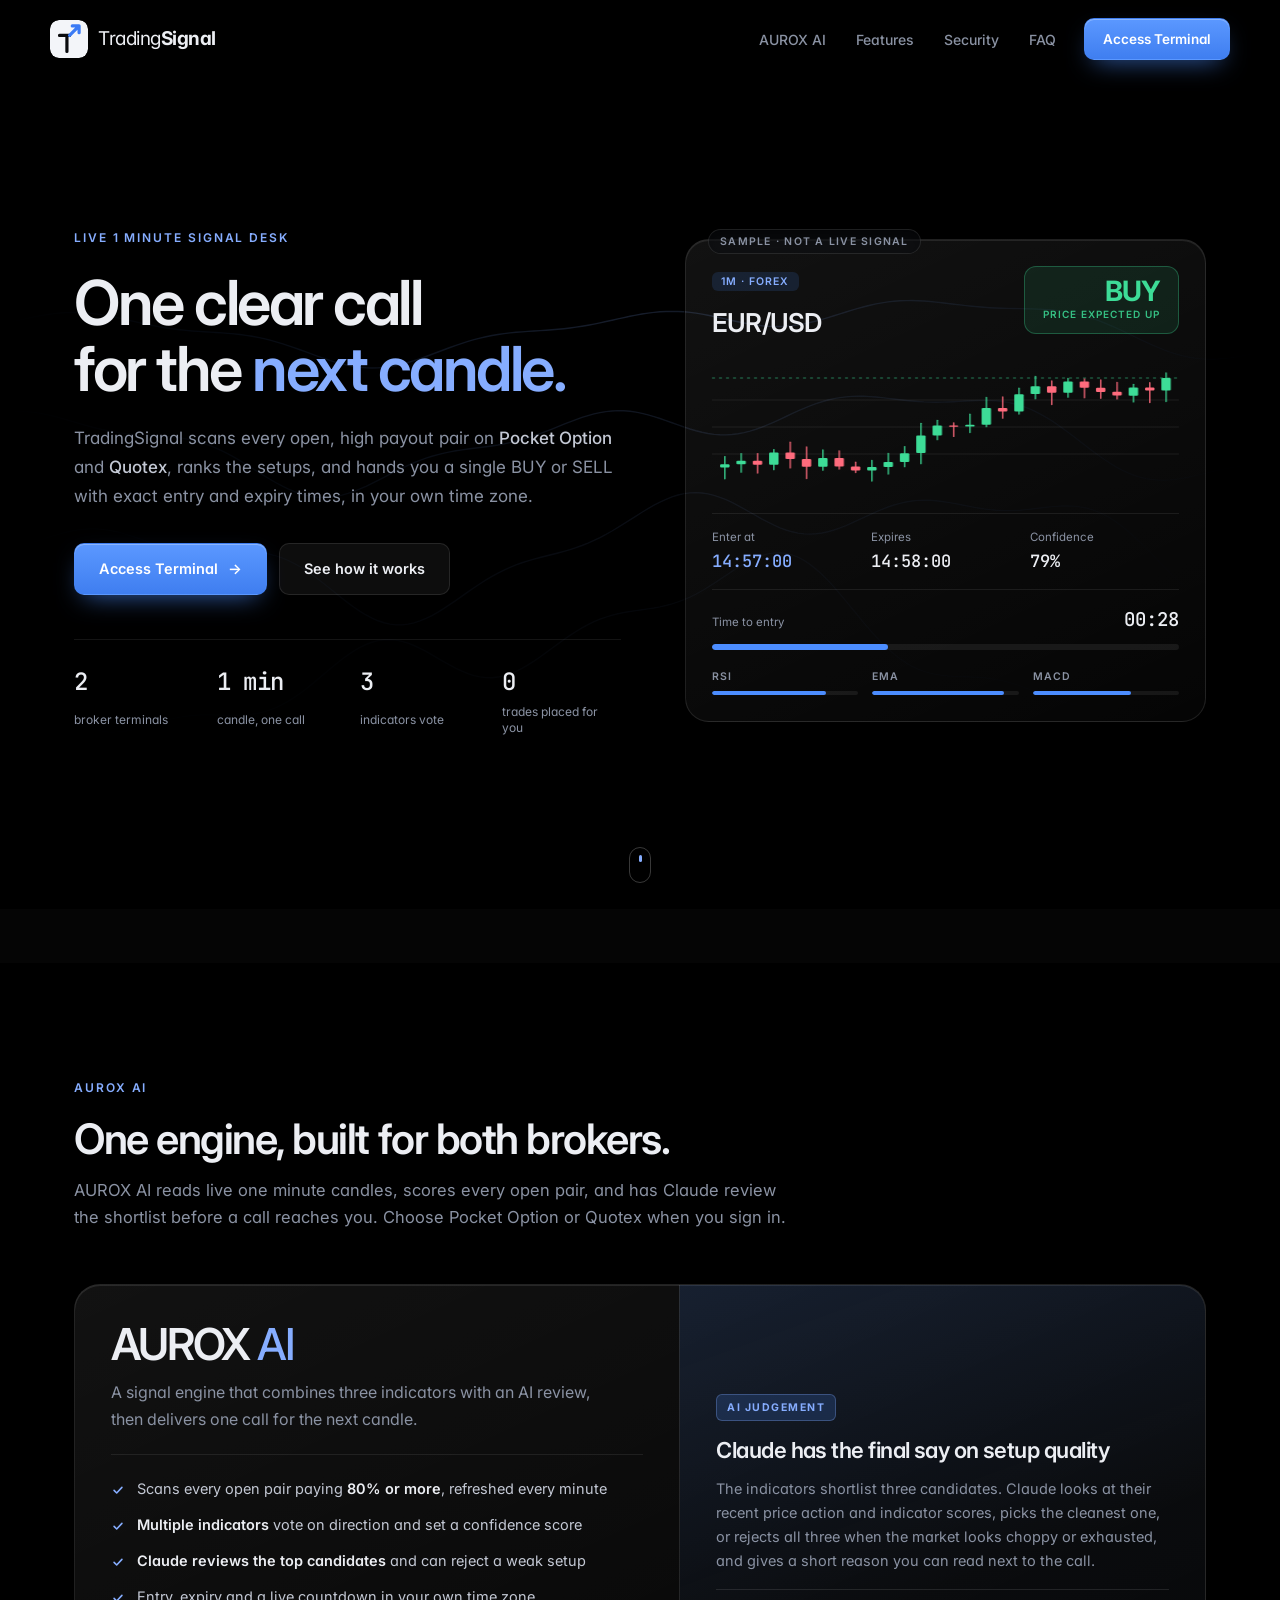
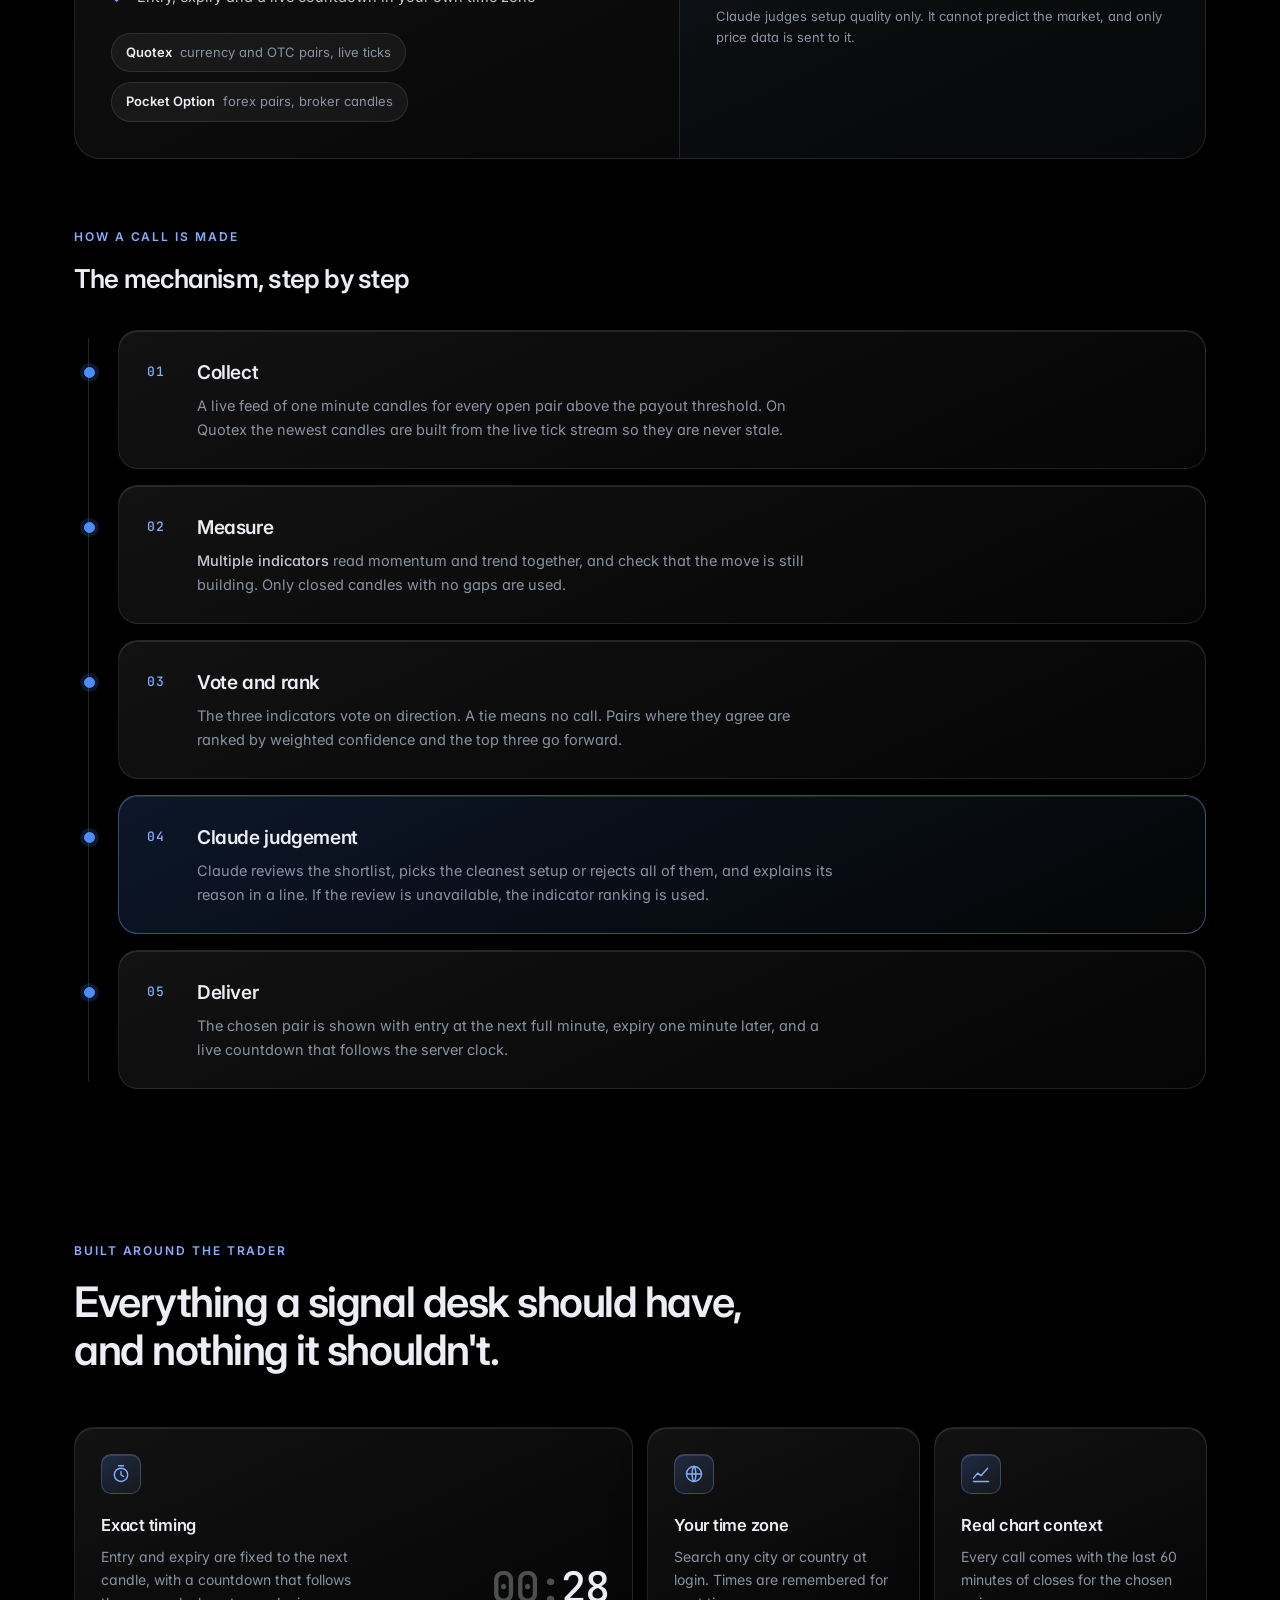
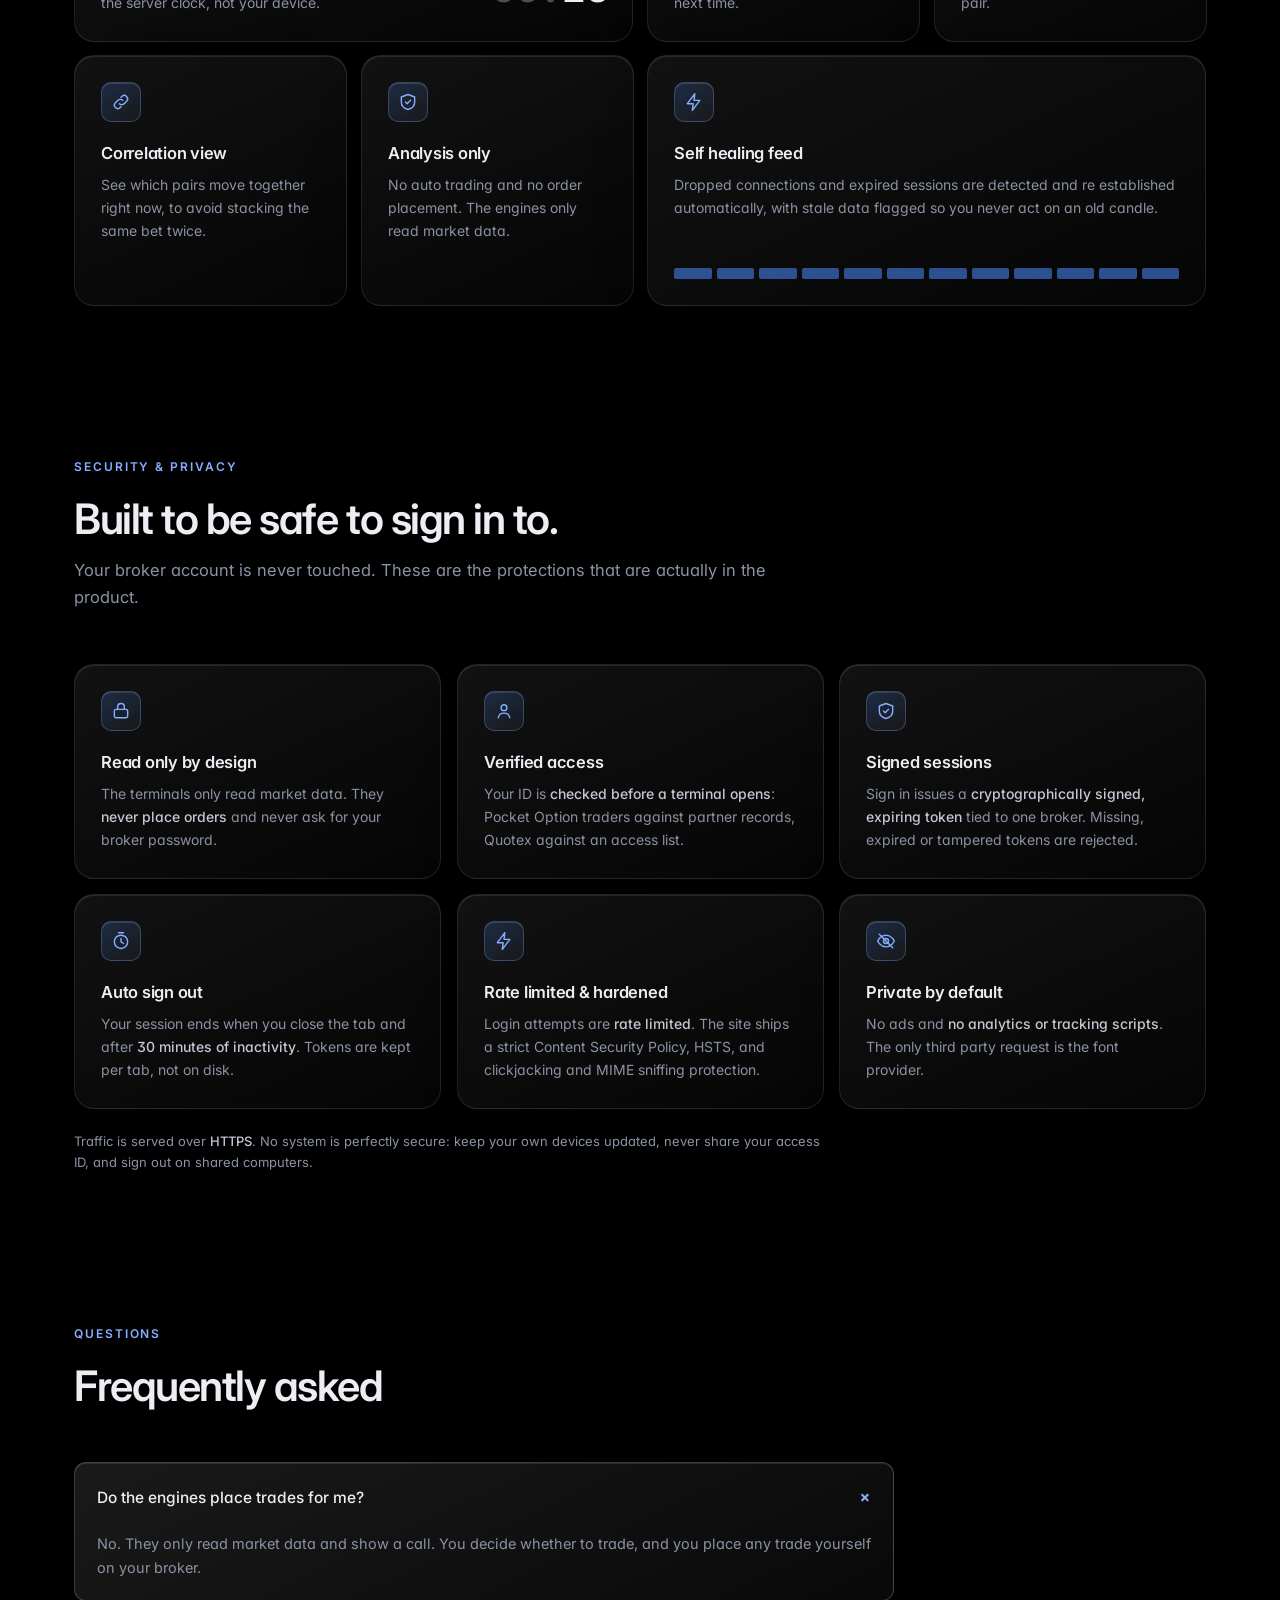
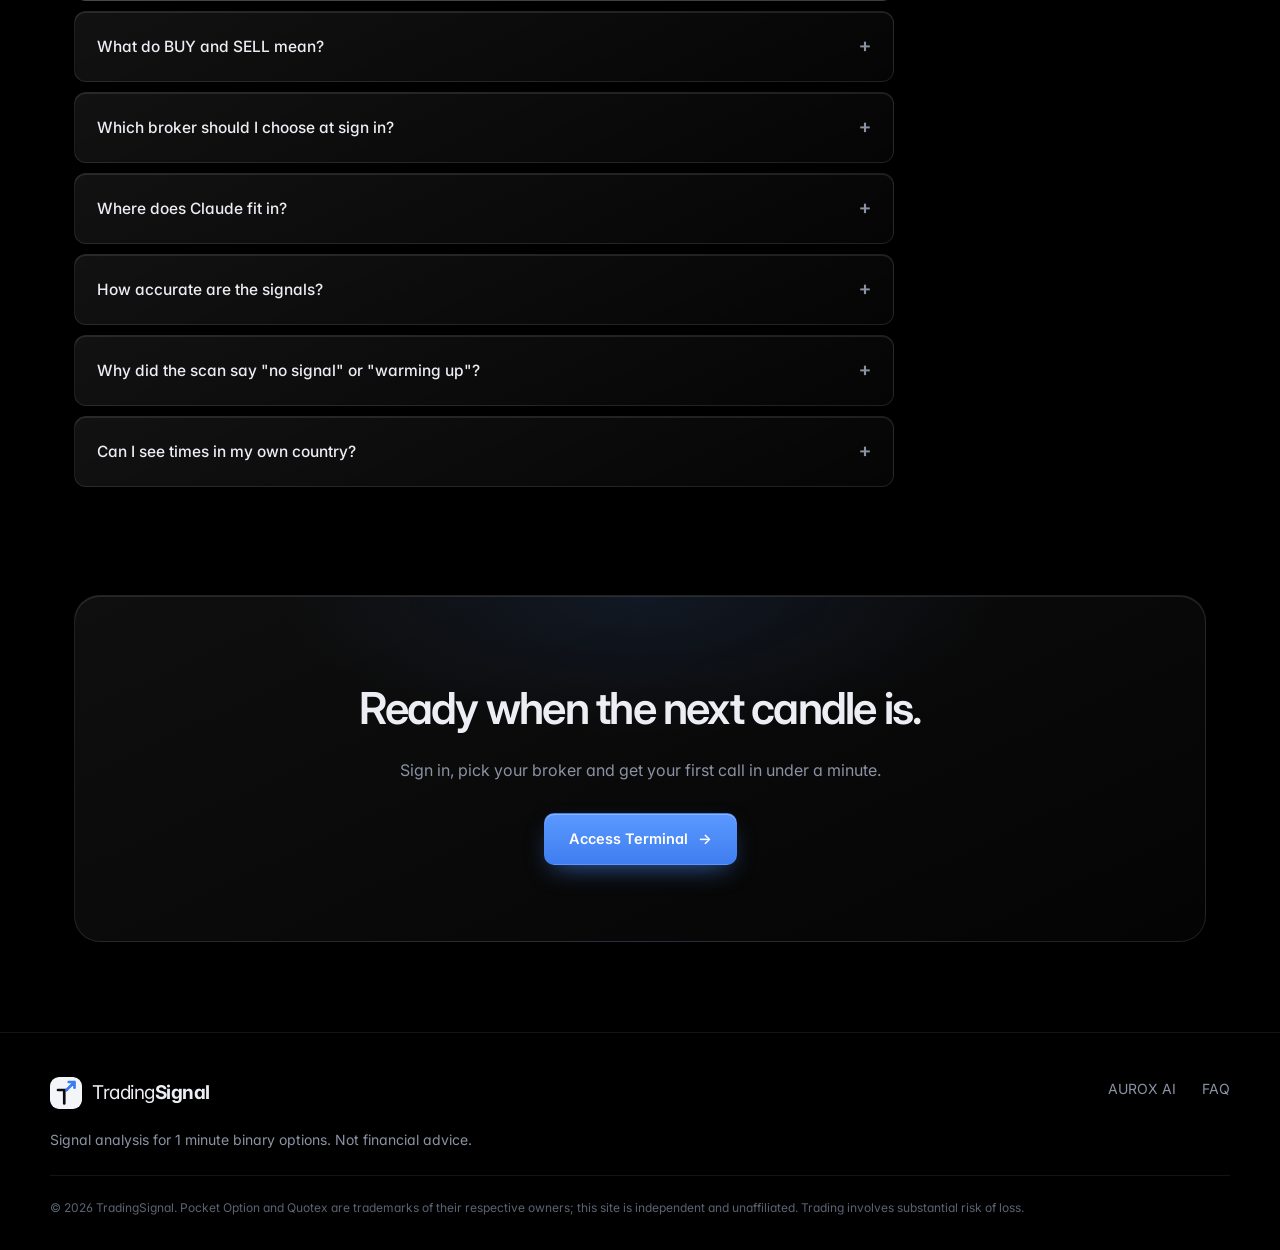
<file: frontend/landing/index.html>
<!DOCTYPE html>
<html lang="en">
<head>
    <meta charset="UTF-8">
    <meta name="viewport" content="width=device-width, initial-scale=1, viewport-fit=cover">
    <title>TradingSignal: One minute signals for Quotex and Pocket Option</title>
    <meta name="description" content="TradingSignal scans open pairs on Pocket Option and Quotex and gives one clear next candle call, powered by AUROX AI, with a terminal for each broker.">
    <meta name="theme-color" content="#000000">
    <link rel="icon" type="image/svg+xml" href="mark.svg">
    <link rel="preconnect" href="https://fonts.googleapis.com">
    <link rel="preconnect" href="https://fonts.gstatic.com" crossorigin>
    <link href="https://fonts.googleapis.com/css2?family=Inter:wght@400;500;600;700&family=JetBrains+Mono:wght@400;500&display=swap" rel="stylesheet">
    <link rel="stylesheet" href="styles.css?v=9">
    <link rel="stylesheet" href="glass.css?v=10">
</head>
<body>
<div class="progress" id="progress" aria-hidden="true"></div>
<div class="bg" aria-hidden="true">
    <div class="bg-grid" id="bgGrid"></div>
    <div class="glow glow-1" data-speed="0.18"></div>
    <div class="glow glow-2" data-speed="-0.12"></div>
    <div class="glow glow-3" data-speed="0.08"></div>
</div>

<header class="nav" id="nav">
    <a class="logo" href="#top" aria-label="TradingSignal home">
        <img src="mark.svg" alt="" width="38" height="38">
        <span>Trading<b>Signal</b></span>
    </a>
    <nav class="nav-links" aria-label="Primary">
        <a href="#engines">AUROX AI</a>
        <a href="#features">Features</a>
        <a href="#security">Security</a>
        <a href="#faq">FAQ</a>
    </nav>
    <a class="btn btn-blue nav-cta" href="login/">Access Terminal</a>
</header>

<main id="top">
<!-- ───────────── Hero ───────────── -->
<section class="hero">
    <canvas class="hero-canvas" id="heroCanvas" aria-hidden="true"></canvas>
    <div class="hero-copy">
        <p class="eyebrow reveal">LIVE 1 MINUTE SIGNAL DESK</p>
        <h1 class="reveal" style="--d:.08s">One clear call<br>for the <span class="grad">next candle.</span></h1>
        <p class="lead reveal" style="--d:.16s">TradingSignal scans every open, high payout pair on <b>Pocket Option</b> and <b>Quotex</b>, ranks the setups, and hands you a single BUY or SELL with exact entry and expiry times, in your own time zone.</p>
        <div class="hero-actions reveal" style="--d:.24s">
            <a class="btn btn-blue" href="login/">Access Terminal <span aria-hidden="true">→</span></a>
            <a class="btn btn-ghost" href="#engines">See how it works</a>
        </div>
        <ul class="facts reveal" style="--d:.32s">
            <li><b><span data-count="2">2</span></b><span>broker terminals</span></li>
            <li><b><span data-count="1">1</span> min</b><span>candle, one call</span></li>
            <li><b><span data-count="3">3</span></b><span>indicators vote</span></li>
            <li><b><span data-count="0">0</span></b><span>trades placed for you</span></li>
        </ul>
    </div>

    <div class="hero-visual reveal" style="--d:.2s" aria-label="Sample signal ticket">
        <div class="ticket" id="sampleTicket">
            <div class="ticket-tag">SAMPLE · NOT A LIVE SIGNAL</div>
            <div class="t-row">
                <div><span class="chip">1M · FOREX</span><h3>EUR/USD</h3></div>
                <div class="call"><b>BUY</b><span>price expected up</span></div>
            </div>
            <svg class="spark" viewBox="0 0 400 130" preserveAspectRatio="none" aria-hidden="true"><line class="cgrid" x1="0" y1="37.0" x2="400" y2="37.0"/><line class="cgrid" x1="0" y1="64.0" x2="400" y2="64.0"/><line class="cgrid" x1="0" y1="91.0" x2="400" y2="91.0"/><line class="clast" x1="0" y1="15.0" x2="400" y2="15.0"/><g class="candle up" style="--i:0"><line x1="11.0" y1="93.6" x2="11.0" y2="115.8"/><rect x="6.9" y="101.2" width="8.1" height="3.2" rx="1"/></g><g class="candle up" style="--i:1"><line x1="25.0" y1="90.6" x2="25.0" y2="109.2"/><rect x="20.9" y="97.7" width="8.1" height="3.5" rx="1"/></g><g class="candle dn" style="--i:2"><line x1="39.0" y1="90.6" x2="39.0" y2="110.1"/><rect x="34.9" y="97.7" width="8.1" height="4.0" rx="1"/></g><g class="candle up" style="--i:3"><line x1="53.0" y1="86.6" x2="53.0" y2="106.7"/><rect x="48.9" y="89.4" width="8.1" height="12.3" rx="1"/></g><g class="candle dn" style="--i:4"><line x1="67.0" y1="79.2" x2="67.0" y2="104.9"/><rect x="62.9" y="89.4" width="8.1" height="6.5" rx="1"/></g><g class="candle dn" style="--i:5"><line x1="81.0" y1="83.9" x2="81.0" y2="115.5"/><rect x="76.9" y="95.9" width="8.1" height="7.8" rx="1"/></g><g class="candle up" style="--i:6"><line x1="95.0" y1="86.9" x2="95.0" y2="107.2"/><rect x="90.9" y="95.1" width="8.1" height="8.6" rx="1"/></g><g class="candle dn" style="--i:7"><line x1="109.0" y1="87.8" x2="109.0" y2="106.1"/><rect x="104.9" y="95.1" width="8.1" height="8.5" rx="1"/></g><g class="candle dn" style="--i:8"><line x1="123.0" y1="99.2" x2="123.0" y2="109.6"/><rect x="118.9" y="103.6" width="8.1" height="3.8" rx="1"/></g><g class="candle up" style="--i:9"><line x1="137.0" y1="97.5" x2="137.0" y2="118.0"/><rect x="132.9" y="103.9" width="8.1" height="3.5" rx="1"/></g><g class="candle up" style="--i:10"><line x1="151.0" y1="90.5" x2="151.0" y2="111.0"/><rect x="146.9" y="99.0" width="8.1" height="5.0" rx="1"/></g><g class="candle up" style="--i:11"><line x1="165.0" y1="83.6" x2="165.0" y2="103.7"/><rect x="160.9" y="90.2" width="8.1" height="8.8" rx="1"/></g><g class="candle up" style="--i:12"><line x1="179.0" y1="60.3" x2="179.0" y2="100.7"/><rect x="174.9" y="72.4" width="8.1" height="17.7" rx="1"/></g><g class="candle up" style="--i:13"><line x1="193.0" y1="57.3" x2="193.0" y2="76.7"/><rect x="188.9" y="62.4" width="8.1" height="10.0" rx="1"/></g><g class="candle dn" style="--i:14"><line x1="207.0" y1="59.8" x2="207.0" y2="73.4"/><rect x="202.9" y="62.4" width="8.1" height="1.4" rx="1"/></g><g class="candle up" style="--i:15"><line x1="221.0" y1="51.2" x2="221.0" y2="69.5"/><rect x="216.9" y="61.8" width="8.1" height="1.8" rx="1"/></g><g class="candle up" style="--i:16"><line x1="235.0" y1="34.5" x2="235.0" y2="63.7"/><rect x="230.9" y="45.1" width="8.1" height="16.7" rx="1"/></g><g class="candle dn" style="--i:17"><line x1="249.0" y1="33.9" x2="249.0" y2="55.2"/><rect x="244.9" y="45.1" width="8.1" height="3.3" rx="1"/></g><g class="candle up" style="--i:18"><line x1="263.0" y1="25.2" x2="263.0" y2="51.1"/><rect x="258.9" y="31.2" width="8.1" height="17.3" rx="1"/></g><g class="candle up" style="--i:19"><line x1="277.0" y1="13.3" x2="277.0" y2="35.8"/><rect x="272.9" y="23.2" width="8.1" height="7.9" rx="1"/></g><g class="candle dn" style="--i:20"><line x1="291.0" y1="17.9" x2="291.0" y2="41.6"/><rect x="286.9" y="23.2" width="8.1" height="6.6" rx="1"/></g><g class="candle up" style="--i:21"><line x1="305.0" y1="15.4" x2="305.0" y2="34.2"/><rect x="300.9" y="18.5" width="8.1" height="11.3" rx="1"/></g><g class="candle dn" style="--i:22"><line x1="319.0" y1="16.0" x2="319.0" y2="34.8"/><rect x="314.9" y="18.5" width="8.1" height="6.2" rx="1"/></g><g class="candle dn" style="--i:23"><line x1="333.0" y1="17.0" x2="333.0" y2="35.3"/><rect x="328.9" y="24.7" width="8.1" height="4.2" rx="1"/></g><g class="candle dn" style="--i:24"><line x1="347.0" y1="19.4" x2="347.0" y2="35.9"/><rect x="342.9" y="28.8" width="8.1" height="3.8" rx="1"/></g><g class="candle up" style="--i:25"><line x1="361.0" y1="21.3" x2="361.0" y2="38.9"/><rect x="356.9" y="24.4" width="8.1" height="8.3" rx="1"/></g><g class="candle dn" style="--i:26"><line x1="375.0" y1="19.7" x2="375.0" y2="39.5"/><rect x="370.9" y="24.4" width="8.1" height="3.2" rx="1"/></g><g class="candle up" style="--i:27"><line x1="389.0" y1="10.0" x2="389.0" y2="38.6"/><rect x="384.9" y="15.0" width="8.1" height="12.6" rx="1"/></g></svg>
            <div class="t-grid">
                <div><span>Enter at</span><b class="mono cy">14:57:00</b></div>
                <div><span>Expires</span><b class="mono">14:58:00</b></div>
                <div><span>Confidence</span><b class="mono">79%</b></div>
            </div>
            <div class="t-timer">
                <div><span>Time to entry</span><b class="mono" id="demoTimer">00:30</b></div>
                <div class="bar"><i id="demoBar"></i></div>
            </div>
            <div class="votes">
                <div><span>RSI</span><div class="bar thin"><i style="width:78%"></i></div></div>
                <div><span>EMA</span><div class="bar thin"><i style="width:90%"></i></div></div>
                <div><span>MACD</span><div class="bar thin"><i style="width:67%"></i></div></div>
            </div>
        </div>
    </div>
    <a class="scroll-cue" href="#engines" aria-label="Scroll down"><i></i></a>
</section>

<!-- ───────────── Ticker ───────────── -->
<div class="ticker" aria-hidden="true">
    <div class="ticker-track" id="tickerTrack">
        <span>EUR/USD</span><span>GBP/JPY</span><span>AUD/CAD</span><span>USD/CHF</span><span>NZD/USD</span><span>EUR/GBP</span><span>USD/CAD</span><span>AUD/JPY</span><span>GBP/USD</span><span>CAD/JPY</span><span>EUR/JPY</span><span>NZD/CAD</span>
    </div>
</div>

<!-- ───────────── AUROX AI ───────────── -->
<section class="section" id="engines">
    <div class="section-head">
        <p class="eyebrow reveal">AUROX AI</p>
        <h2 class="reveal" style="--d:.07s">One engine, built for both brokers.</h2>
        <p class="muted reveal" style="--d:.14s">AUROX AI reads live one minute candles, scores every open pair, and has Claude review the shortlist before a call reaches you. Choose Pocket Option or Quotex when you sign in.</p>
    </div>

    <article class="aurox-card reveal spot">
        <div class="aurox-main">
            <h3>AUROX <em>AI</em></h3>
            <p class="aurox-line">A signal engine that combines three indicators with an AI review, then delivers one call for the next candle.</p>
            <ul class="ticks">
                <li>Scans every open pair paying <b>80% or more</b>, refreshed every minute</li>
                <li><b>Multiple indicators</b> vote on direction and set a confidence score</li>
                <li><b>Claude reviews the top candidates</b> and can reject a weak setup</li>
                <li>Entry, expiry and a live countdown in your own time zone</li>
            </ul>
            <div class="brokers-row">
                <span class="broker-pill"><b>Quotex</b> currency and OTC pairs, live ticks</span>
                <span class="broker-pill"><b>Pocket Option</b> forex pairs, broker candles</span>
            </div>
        </div>

        <div class="aurox-claude">
            <span class="claude-tag">AI JUDGEMENT</span>
            <h4>Claude has the final say on setup quality</h4>
            <p>The indicators shortlist three candidates. Claude looks at their recent price action and indicator scores, picks the cleanest one, or rejects all three when the market looks choppy or exhausted, and gives a short reason you can read next to the call.</p>
            <p class="claude-note">Claude judges setup quality only. It cannot predict the market, and only price data is sent to it.</p>
        </div>
    </article>

    <div class="mech-head reveal">
        <p class="eyebrow">HOW A CALL IS MADE</p>
        <h3>The mechanism, step by step</h3>
    </div>
    <div class="timeline" id="timeline">
        <div class="tl-line"><i id="tlFill"></i></div>
        <ol class="steps">
            <li class="reveal"><span class="n">01</span><div><h4>Collect</h4><p>A live feed of one minute candles for every open pair above the payout threshold. On Quotex the newest candles are built from the live tick stream so they are never stale.</p></div></li>
            <li class="reveal"><span class="n">02</span><div><h4>Measure</h4><p><b>Multiple indicators</b> read momentum and trend together, and check that the move is still building. Only closed candles with no gaps are used.</p></div></li>
            <li class="reveal"><span class="n">03</span><div><h4>Vote and rank</h4><p>The three indicators vote on direction. A tie means no call. Pairs where they agree are ranked by weighted confidence and the top three go forward.</p></div></li>
            <li class="reveal claude-step"><span class="n">04</span><div><h4>Claude judgement</h4><p>Claude reviews the shortlist, picks the cleanest setup or rejects all of them, and explains its reason in a line. If the review is unavailable, the indicator ranking is used.</p></div></li>
            <li class="reveal"><span class="n">05</span><div><h4>Deliver</h4><p>The chosen pair is shown with entry at the next full minute, expiry one minute later, and a live countdown that follows the server clock.</p></div></li>
        </ol>
    </div>
</section>

<!-- ───────────── Features (bento) ───────────── -->
<section class="section" id="features">
    <div class="section-head">
        <p class="eyebrow reveal">BUILT AROUND THE TRADER</p>
        <h2 class="reveal" style="--d:.07s">Everything a signal desk should have, and nothing it shouldn't.</h2>
    </div>
    <div class="bento">
        <div class="tile t-wide reveal spot">
            <div class="ico"><svg viewBox="0 0 24 24"><circle cx="12" cy="13" r="8"/><path d="M12 9v4l3 2M9 2h6"/></svg></div>
            <h4>Exact timing</h4>
            <p class="short">Entry and expiry are fixed to the next candle, with a countdown that follows the server clock, not your device.</p>
            <div class="mini-timer mono" aria-hidden="true"><span>00:</span><span id="miniSec">27</span></div>
        </div>
        <div class="tile reveal spot" style="--d:.07s">
            <div class="ico"><svg viewBox="0 0 24 24"><circle cx="12" cy="12" r="9"/><path d="M3 12h18M12 3c3 3.2 3 14.8 0 18M12 3c-3 3.2-3 14.8 0 18"/></svg></div>
            <h4>Your time zone</h4>
            <p>Search any city or country at login. Times are remembered for next time.</p>
        </div>
        <div class="tile reveal spot" style="--d:.14s">
            <div class="ico"><svg viewBox="0 0 24 24"><path d="M3 17l5-6 4 3 8-9M3 21h18"/></svg></div>
            <h4>Real chart context</h4>
            <p>Every call comes with the last 60 minutes of closes for the chosen pair.</p>
        </div>
        <div class="tile reveal spot">
            <div class="ico"><svg viewBox="0 0 24 24"><path d="M10 14a4 4 0 0 0 5.7 0l3-3a4 4 0 0 0-5.7-5.7l-1 1M14 10a4 4 0 0 0-5.7 0l-3 3a4 4 0 0 0 5.7 5.7l1-1"/></svg></div>
            <h4>Correlation view</h4>
            <p>See which pairs move together right now, to avoid stacking the same bet twice.</p>
        </div>
        <div class="tile reveal spot" style="--d:.07s">
            <div class="ico"><svg viewBox="0 0 24 24"><path d="M12 3l8 3v6c0 5-3.5 8-8 9-4.5-1-8-4-8-9V6z"/><path d="M9 12l2 2 4-4"/></svg></div>
            <h4>Analysis only</h4>
            <p>No auto trading and no order placement. The engines only read market data.</p>
        </div>
        <div class="tile t-wide reveal spot" style="--d:.14s">
            <div class="ico"><svg viewBox="0 0 24 24"><path d="M13 2L4 14h7l-1 8 9-12h-7z"/></svg></div>
            <h4>Self healing feed</h4>
            <p>Dropped connections and expired sessions are detected and re established automatically, with stale data flagged so you never act on an old candle.</p>
            <div class="pulse-row" aria-hidden="true"><i></i><i></i><i></i><i></i><i></i><i></i><i></i><i></i><i></i><i></i><i></i><i></i></div>
        </div>
    </div>
</section>

<!-- ───────────── Security ───────────── -->
<section class="section" id="security">
    <div class="section-head">
        <p class="eyebrow reveal">SECURITY &amp; PRIVACY</p>
        <h2 class="reveal" style="--d:.07s">Built to be safe to sign in to.</h2>
        <p class="muted reveal" style="--d:.14s">Your broker account is never touched. These are the protections that are actually in the product.</p>
    </div>
    <div class="sec-grid">
        <div class="sec-card reveal">
            <div class="ico"><svg viewBox="0 0 24 24"><rect x="4" y="10" width="16" height="10" rx="2"/><path d="M8 10V7a4 4 0 0 1 8 0v3"/></svg></div>
            <h4>Read only by design</h4>
            <p>The terminals only read market data. They <b>never place orders</b> and never ask for your broker password.</p>
        </div>
        <div class="sec-card reveal" style="--d:.07s">
            <div class="ico"><svg viewBox="0 0 24 24"><circle cx="12" cy="8" r="3.5"/><path d="M5 20c.8-3.6 3.3-5.5 7-5.5s6.2 1.9 7 5.5"/></svg></div>
            <h4>Verified access</h4>
            <p>Your ID is <b>checked before a terminal opens</b>: Pocket Option traders against partner records, Quotex against an access list.</p>
        </div>
        <div class="sec-card reveal" style="--d:.14s">
            <div class="ico"><svg viewBox="0 0 24 24"><path d="M12 3l8 3v6c0 5-3.5 8-8 9-4.5-1-8-4-8-9V6z"/><path d="M9 12l2 2 4-4"/></svg></div>
            <h4>Signed sessions</h4>
            <p>Sign in issues a <b>cryptographically signed, expiring token</b> tied to one broker. Missing, expired or tampered tokens are rejected.</p>
        </div>
        <div class="sec-card reveal">
            <div class="ico"><svg viewBox="0 0 24 24"><circle cx="12" cy="13" r="8"/><path d="M12 9v4l3 2M9 2h6"/></svg></div>
            <h4>Auto sign out</h4>
            <p>Your session ends when you close the tab and after <b>30 minutes of inactivity</b>. Tokens are kept per tab, not on disk.</p>
        </div>
        <div class="sec-card reveal" style="--d:.07s">
            <div class="ico"><svg viewBox="0 0 24 24"><path d="M13 2L4 14h7l-1 8 9-12h-7z"/></svg></div>
            <h4>Rate limited &amp; hardened</h4>
            <p>Login attempts are <b>rate limited</b>. The site ships a strict Content Security Policy, HSTS, and clickjacking and MIME sniffing protection.</p>
        </div>
        <div class="sec-card reveal" style="--d:.14s">
            <div class="ico"><svg viewBox="0 0 24 24"><path d="M2 12s3.6-7 10-7 10 7 10 7-3.6 7-10 7-10-7-10-7z"/><circle cx="12" cy="12" r="3"/><path d="M4 4l16 16"/></svg></div>
            <h4>Private by default</h4>
            <p>No ads and <b>no analytics or tracking scripts</b>. The only third party request is the font provider.</p>
        </div>
    </div>
    <p class="sec-foot reveal">Traffic is served over <b>HTTPS</b>. No system is perfectly secure: keep your own devices updated, never share your access ID, and sign out on shared computers.</p>
</section>

<!-- ───────────── FAQ ───────────── -->
<section class="section" id="faq">
    <div class="section-head">
        <p class="eyebrow reveal">QUESTIONS</p>
        <h2 class="reveal" style="--d:.07s">Frequently asked</h2>
    </div>
    <div class="faq">
        <details class="reveal" open>
            <summary>Do the engines place trades for me?</summary>
            <p>No. They only read market data and show a call. You decide whether to trade, and you place any trade yourself on your broker.</p>
        </details>
        <details class="reveal">
            <summary>What do BUY and SELL mean?</summary>
            <p>BUY (a "call") means the engine expects the next 1 minute candle to close higher than its entry price; SELL (a "put") means lower.</p>
        </details>
        <details class="reveal">
            <summary>Which broker should I choose at sign in?</summary>
            <p>Sign in once and pick the broker you trade on, Pocket Option or Quotex. AUROX AI then opens with that broker's own prices, so the call lines up with the chart you trade.</p>
        </details>
        <details class="reveal">
            <summary>Where does Claude fit in?</summary>
            <p>After the indicators shortlist the top three pairs, Claude reviews their recent price action and picks the cleanest setup, or rejects all of them. It gives a one line reason. It judges setup quality only and cannot predict the market. Only price data and indicator scores are sent to it, never your ID or any account detail.</p>
        </details>
        <details class="reveal">
            <summary>How accurate are the signals?</summary>
            <p>We don't publish a win rate, because short term direction is hard to predict and any figure without long, independent testing would be misleading. Treat every signal as one input, size your risk accordingly, and test on a demo account.</p>
        </details>
        <details class="reveal">
            <summary>Why did the scan say "no signal" or "warming up"?</summary>
            <p>A call needs the three indicators to agree and enough clean, recent candles. After a restart the Quotex engine needs a few minutes to rebuild live candles; at other times no pair may have a clear setup.</p>
        </details>
        <details class="reveal">
            <summary>Can I see times in my own country?</summary>
            <p>Yes. Choose your time zone at login. Entry, expiry and history times are converted for display; the countdown always follows the server clock.</p>
        </details>
    </div>
</section>

<!-- ───────────── CTA ───────────── -->
<section class="cta reveal">
    <h2>Ready when the next candle is.</h2>
    <p>Sign in, pick your broker and get your first call in under a minute.</p>
    <div class="cta-actions">
        <a class="btn btn-blue" href="login/">Access Terminal <span aria-hidden="true">→</span></a>
    </div>
</section>
</main>

<footer class="footer">
    <div class="foot-brand">
        <a class="logo" href="#top"><img src="mark.svg" alt="" width="32" height="32"><span>Trading<b>Signal</b></span></a>
        <p class="muted">Signal analysis for 1 minute binary options. Not financial advice.</p>
    </div>
    <div class="foot-links">
        <a href="#engines">AUROX AI</a><a href="#faq">FAQ</a>
    </div>
    <p class="fine">© 2026 TradingSignal. Pocket Option and Quotex are trademarks of their respective owners; this site is independent and unaffiliated. Trading involves substantial risk of loss.</p>
</footer>

<script src="script.js?v=3"></script>
</body>
</html>
</file>
<file: frontend/landing/styles.css>
:root {
    --bg: #07080b;
    --bg-2: #0a0c10;
    --surface: #0d1015;
    --surface-2: #11151c;
    --line: rgba(255, 255, 255, .08);
    --line-2: rgba(255, 255, 255, .14);
    --text: #eceef3;
    --text-2: #c3c8d4;
    --muted: #8a92a3;
    --accent: #4c8dff;
    --accent-2: #86adff;
    --teal: #5ab8d6;
    --buy: #3ddc97;
    --sell: #ff6b7d;
    --sans: "Inter", system-ui, -apple-system, "Segoe UI", sans-serif;
    --mono: "JetBrains Mono", ui-monospace, Consolas, monospace;
    --wrap: 1180px;
    --ease: cubic-bezier(.22, .68, .2, 1);
}
* { box-sizing: border-box; margin: 0; padding: 0; }
html { scroll-behavior: smooth; scroll-padding-top: 84px; }
body { font-family: var(--sans); background: var(--bg); color: var(--text); line-height: 1.65; -webkit-font-smoothing: antialiased; overflow-x: hidden; font-feature-settings: "cv11", "ss01"; }
a { color: inherit; text-decoration: none; }
b { font-weight: 600; }
.mono { font-family: var(--mono); font-variant-numeric: tabular-nums; }
.cy { color: var(--accent-2); }
.muted { color: var(--muted); }
.grad { color: var(--accent-2); }
.eyebrow { display: inline-block; font-size: 12px; letter-spacing: .16em; font-weight: 600; color: var(--accent-2); text-transform: uppercase; }

/* ───── progress + ambient background ───── */
.progress { position: fixed; top: 0; left: 0; height: 2px; width: 100%; transform-origin: 0 50%; transform: scaleX(0); background: var(--accent); z-index: 100; }
.bg { position: fixed; inset: 0; z-index: -1; overflow: hidden; pointer-events: none; }
.bg-grid { position: absolute; inset: -80px 0; background-image: linear-gradient(rgba(255,255,255,.035) 1px, transparent 1px), linear-gradient(90deg, rgba(255,255,255,.035) 1px, transparent 1px); background-size: 72px 72px; mask-image: radial-gradient(ellipse 75% 60% at 50% 25%, #000 10%, transparent 72%); -webkit-mask-image: radial-gradient(ellipse 75% 60% at 50% 25%, #000 10%, transparent 72%); }
.glow { position: absolute; border-radius: 50%; filter: blur(120px); will-change: transform; }
.glow-1 { width: 640px; height: 640px; background: rgba(76,141,255,.17); top: -240px; right: -160px; }
.glow-2 { width: 520px; height: 520px; background: rgba(90,184,214,.07); top: 55vh; left: -240px; }
.glow-3 { width: 480px; height: 480px; background: rgba(76,141,255,.09); bottom: -160px; right: 20%; }

/* ───── reveal ───── */
.reveal { opacity: 0; transform: translateY(26px); transition: opacity .85s var(--ease), transform .85s var(--ease); transition-delay: var(--d, 0s); will-change: opacity, transform; }
.reveal.in { opacity: 1; transform: none; }

/* ───── buttons ───── */
.btn { display: inline-flex; align-items: center; gap: 10px; padding: 13px 24px; border-radius: 10px; font-weight: 600; font-size: 14.5px; border: 1px solid transparent; transition: transform .2s var(--ease), background .2s, border-color .2s, box-shadow .2s; white-space: nowrap; }
.btn span { transition: transform .2s var(--ease); }
.btn:hover { transform: translateY(-1px); }
.btn:hover span { transform: translateX(3px); }
.btn-blue, .btn-engine-a { background: var(--accent); color: #fff; box-shadow: inset 0 1px 0 rgba(255,255,255,.2); }
.btn-blue:hover, .btn-engine-a:hover { background: #5b98ff; }
.btn-ghost { border-color: var(--line-2); color: var(--text); background: rgba(255,255,255,.02); }
.btn-ghost:hover { border-color: rgba(255,255,255,.3); background: rgba(255,255,255,.05); }
.btn-engine-b { background: var(--text); color: #0a0c10; }
.btn-engine-b:hover { background: #fff; }

/* ───── nav ───── */
.nav { position: sticky; top: 0; z-index: 50; display: flex; align-items: center; gap: 28px; padding: 18px max(24px, calc((100vw - var(--wrap)) / 2)); transition: padding .3s var(--ease), background .3s, border-color .3s; border-bottom: 1px solid transparent; }
.nav.scrolled { padding-block: 11px; background: rgba(7,8,11,.8); backdrop-filter: blur(14px); border-color: var(--line); }
.logo { display: inline-flex; align-items: center; gap: 11px; font-weight: 600; font-size: 19px; letter-spacing: -.02em; }
.logo b { color: var(--accent-2); font-weight: 600; }
.logo em { font-style: normal; color: var(--muted); font-weight: 400; }
.nav-links { display: flex; gap: 30px; margin-left: auto; font-size: 14px; color: var(--muted); font-weight: 500; }
.nav-links a { position: relative; transition: color .2s; padding: 4px 0; }
.nav-links a::after { content: ""; position: absolute; left: 0; right: 0; bottom: -4px; height: 1px; background: var(--accent-2); transform: scaleX(0); transform-origin: 0 50%; transition: transform .3s var(--ease); }
.nav-links a:hover, .nav-links a.active { color: var(--text); }
.nav-links a:hover::after, .nav-links a.active::after { transform: scaleX(1); }
.nav-cta { padding: 9px 18px; font-size: 13.5px; }

.hero, .section, .cta { max-width: var(--wrap); margin-inline: auto; padding-inline: 24px; }

/* ───── hero ───── */
.hero { position: relative; display: grid; grid-template-columns: 1.05fr 1fr; gap: 64px; align-items: center; padding-top: 72px; padding-bottom: 100px; min-height: calc(100vh - 70px); }
.hero-canvas { position: absolute; top: 0; bottom: 0; left: 50%; width: 100vw; margin-left: -50vw; height: 100%; opacity: .35; pointer-events: none; mask-image: linear-gradient(#000 35%, transparent); -webkit-mask-image: linear-gradient(#000 35%, transparent); }
.hero-copy, .hero-visual { position: relative; z-index: 1; }
.hero h1 { font-size: clamp(38px, 5vw, 62px); line-height: 1.07; letter-spacing: -.04em; font-weight: 600; margin: 20px 0 22px; }
.lead { color: var(--muted); font-size: 17px; max-width: 540px; font-weight: 400; line-height: 1.7; }
.lead b { color: var(--text-2); font-weight: 500; }
.hero-actions { display: flex; flex-wrap: wrap; gap: 12px; margin: 32px 0 44px; }
.facts { list-style: none; display: grid; grid-template-columns: repeat(4, 1fr); max-width: 560px; border-top: 1px solid var(--line); padding-top: 22px; gap: 12px 24px; }
.facts li { display: grid; gap: 2px; }
.facts b { font-family: var(--mono); font-size: 24px; font-weight: 500; color: var(--text); letter-spacing: -.03em; }
.facts li > span { font-size: 12px; color: var(--muted); line-height: 1.4; }

.scroll-cue { position: absolute; bottom: 26px; left: 50%; width: 22px; height: 36px; margin-left: -11px; border: 1.5px solid rgba(255,255,255,.22); border-radius: 12px; display: block; }
.scroll-cue i { position: absolute; left: 50%; top: 7px; width: 3px; height: 7px; margin-left: -1.5px; border-radius: 2px; background: var(--accent-2); animation: cue 2s ease-in-out infinite; }
@keyframes cue { 0% { transform: translateY(0); opacity: 1; } 70% { transform: translateY(12px); opacity: 0; } 100% { opacity: 0; } }

.hero-visual { perspective: 1400px; }
.ticket { position: relative; background: linear-gradient(180deg, var(--surface-2), var(--surface)); border: 1px solid var(--line-2); border-radius: 18px; padding: 26px; box-shadow: 0 40px 80px -40px rgba(0,0,0,.9), 0 0 0 1px rgba(0,0,0,.4), inset 0 1px 0 rgba(255,255,255,.05); transform-style: preserve-3d; transition: transform .3s ease-out; }
.ticket-tag { position: absolute; top: -11px; left: 22px; font-size: 10.5px; letter-spacing: .12em; font-weight: 600; padding: 3px 11px; border-radius: 999px; background: var(--bg); color: var(--muted); border: 1px solid var(--line-2); }
.t-row { display: flex; justify-content: space-between; align-items: flex-start; gap: 14px; }
.chip { font-size: 10.5px; letter-spacing: .1em; font-weight: 600; padding: 3px 9px; border-radius: 6px; background: rgba(76,141,255,.14); color: var(--accent-2); }
.t-row h3 { font-size: 26px; letter-spacing: -.03em; margin-top: 10px; font-weight: 600; }
.call { text-align: right; padding: 10px 18px; border-radius: 12px; background: rgba(61,220,151,.1); border: 1px solid rgba(61,220,151,.3); color: var(--buy); display: grid; }
.call b { font-size: 28px; letter-spacing: -.03em; line-height: 1.05; font-weight: 700; }
.call span { font-size: 10px; letter-spacing: .1em; text-transform: uppercase; font-weight: 600; opacity: .85; }
.spark { width: 100%; height: 130px; margin: 18px 0 12px; overflow: visible; }
.spark-line { stroke-dasharray: 900; stroke-dashoffset: 900; animation: draw 2.4s .6s ease-out forwards; }
.spark-area { opacity: 0; animation: fadein 1s 2s forwards; }
.spark-dot { opacity: 0; animation: fadein .4s 2.8s forwards; }
@keyframes draw { to { stroke-dashoffset: 0; } }
@keyframes fadein { to { opacity: 1; } }
.t-grid { display: grid; grid-template-columns: repeat(3, 1fr); gap: 10px; padding: 14px 0; border-top: 1px solid var(--line); border-bottom: 1px solid var(--line); }
.t-grid span, .t-timer span { display: block; font-size: 11.5px; color: var(--muted); }
.t-grid b { font-size: 17px; font-weight: 500; }
.t-timer { padding: 14px 0 6px; }
.t-timer > div:first-child { display: flex; justify-content: space-between; align-items: baseline; margin-bottom: 9px; }
.t-timer b { font-size: 19px; font-weight: 500; }
.bar { height: 6px; border-radius: 999px; background: rgba(255,255,255,.07); overflow: hidden; }
.bar i { display: block; height: 100%; border-radius: inherit; background: var(--accent); width: 0; transition: width .5s linear; }
.bar.thin { height: 4px; }
.votes { display: grid; grid-template-columns: repeat(3, 1fr); gap: 14px; margin-top: 12px; }
.votes span { font-size: 10.5px; font-weight: 600; color: var(--muted); display: block; margin-bottom: 6px; letter-spacing: .1em; }

/* ───── ticker ───── */
.ticker { overflow: hidden; border-block: 1px solid var(--line); background: rgba(255,255,255,.015); mask-image: linear-gradient(90deg, transparent, #000 10%, #000 90%, transparent); -webkit-mask-image: linear-gradient(90deg, transparent, #000 10%, #000 90%, transparent); }
.ticker-track { display: flex; gap: 56px; width: max-content; padding: 15px 0; animation: marquee 50s linear infinite; font-family: var(--mono); font-size: 13px; color: var(--muted); letter-spacing: .08em; }
.ticker-track span { position: relative; white-space: nowrap; }
.ticker-track span::after { content: ""; position: absolute; right: -30px; top: 50%; width: 3px; height: 3px; border-radius: 50%; background: var(--line-2); }
.ticker:hover .ticker-track { animation-play-state: paused; }
@keyframes marquee { to { transform: translateX(-50%); } }

/* ───── sections ───── */
.section { padding-top: 110px; padding-bottom: 36px; }
.section-head { max-width: 720px; margin-bottom: 52px; }
.section-head h2 { font-size: clamp(28px, 3.5vw, 42px); line-height: 1.15; letter-spacing: -.035em; margin: 16px 0 14px; font-weight: 600; }
.section-head .muted { font-size: 16.5px; }

.spot { position: relative; }
.spot::before { content: ""; position: absolute; inset: 0; border-radius: inherit; pointer-events: none; opacity: 0; transition: opacity .3s; background: radial-gradient(380px circle at var(--mx, 50%) var(--my, 50%), rgba(255,255,255,.055), transparent 60%); }
.spot:hover::before { opacity: 1; }

.engines { display: grid; grid-template-columns: 1fr 1fr; gap: 20px; }
.engine { position: relative; padding: 34px; border-radius: 20px; background: linear-gradient(180deg, var(--surface-2), var(--surface)); border: 1px solid var(--line); overflow: hidden; display: flex; flex-direction: column; transition: border-color .3s, opacity .85s var(--ease), transform .85s var(--ease); }
.engine.in:hover { transform: translateY(-4px); transition-delay: 0s; border-color: var(--line-2); }
.engine::after { content: ""; position: absolute; inset: 0 0 auto 0; height: 2px; }
.engine-a::after { background: linear-gradient(90deg, var(--accent), transparent 80%); }
.engine-b::after { background: linear-gradient(90deg, var(--teal), transparent 80%); }
.engine-top { display: flex; justify-content: space-between; align-items: center; font-size: 11.5px; letter-spacing: .12em; font-weight: 600; text-transform: uppercase; position: relative; z-index: 1; }
.engine-badge { padding: 4px 10px; border-radius: 6px; background: rgba(255,255,255,.06); color: var(--muted); }
.engine-a .engine-for { color: var(--accent-2); } .engine-b .engine-for { color: var(--teal); }
.engine h3 { font-size: 38px; letter-spacing: -.04em; margin: 24px 0 8px; font-weight: 600; position: relative; z-index: 1; }
.engine h3 em { font-style: normal; font-weight: 500; }
.engine-a h3 em { color: var(--accent-2); } .engine-b h3 em { color: var(--teal); }
.engine-line { color: var(--muted); margin-bottom: 22px; position: relative; z-index: 1; }
.ticks { list-style: none; display: grid; gap: 12px; margin-bottom: 30px; font-size: 14.5px; position: relative; z-index: 1; padding-top: 22px; border-top: 1px solid var(--line); }
.ticks li { padding-left: 26px; position: relative; color: var(--text-2); }
.ticks li::before { content: ""; position: absolute; left: 0; top: 6px; width: 14px; height: 14px; background: url("data:image/svg+xml,%3Csvg xmlns='http://www.w3.org/2000/svg' viewBox='0 0 16 16'%3E%3Cpath d='M3.5 8.4l3 3 6-6.4' fill='none' stroke='%2386adff' stroke-width='1.8' stroke-linecap='round' stroke-linejoin='round'/%3E%3C/svg%3E") center/contain no-repeat; }
.ticks b { color: var(--text); font-weight: 600; }
.engine-foot { margin-top: auto; display: flex; align-items: center; justify-content: space-between; gap: 14px; flex-wrap: wrap; position: relative; z-index: 1; }
.engine-foot small { font-size: 13px; color: var(--muted); }
.engine-foot small b { color: var(--text-2); }

/* ───── timeline ───── */
.timeline { position: relative; padding-left: 44px; }
.tl-line { position: absolute; left: 14px; top: 8px; bottom: 8px; width: 1px; background: var(--line-2); }
.tl-line i { display: block; width: 100%; height: 0; background: var(--accent); }
.steps { list-style: none; display: grid; gap: 16px; }
.steps li { position: relative; display: flex; gap: 24px; align-items: flex-start; padding: 26px 28px; border-radius: 16px; background: linear-gradient(180deg, var(--surface-2), var(--surface)); border: 1px solid var(--line); transition: border-color .3s, opacity .85s var(--ease), transform .85s var(--ease); }
.steps li::before { content: ""; position: absolute; left: -35px; top: 36px; width: 9px; height: 9px; border-radius: 50%; background: var(--bg); border: 1.5px solid var(--line-2); transition: background .4s, border-color .4s, box-shadow .4s; }
.steps li.in::before { background: var(--accent); border-color: var(--accent); box-shadow: 0 0 0 4px rgba(76,141,255,.16); }
.steps li:hover { border-color: var(--line-2); }
.n { font-family: var(--mono); font-size: 13px; font-weight: 500; letter-spacing: .06em; color: var(--accent-2); padding-top: 4px; min-width: 26px; }
.steps h4 { font-size: 19px; margin-bottom: 6px; letter-spacing: -.02em; font-weight: 600; }
.steps p { font-size: 14.5px; color: var(--muted); max-width: 640px; }
.steps p b { color: var(--text-2); font-weight: 500; }

/* ───── feature tiles ───── */
.bento { display: grid; grid-template-columns: repeat(4, 1fr); gap: 14px; }
.tile { position: relative; padding: 26px; border-radius: 16px; background: linear-gradient(180deg, var(--surface-2), var(--surface)); border: 1px solid var(--line); overflow: hidden; transition: border-color .3s, opacity .85s var(--ease), transform .85s var(--ease); }
.tile.in:hover { border-color: var(--line-2); transform: translateY(-3px); transition-delay: 0s; }
.t-wide { grid-column: span 2; }
.ico { width: 40px; height: 40px; border-radius: 10px; display: grid; place-items: center; background: rgba(76,141,255,.1); border: 1px solid rgba(76,141,255,.22); margin-bottom: 18px; }
.ico svg { width: 20px; height: 20px; fill: none; stroke: var(--accent-2); stroke-width: 1.7; stroke-linecap: round; stroke-linejoin: round; }
.tile h4 { font-size: 16.5px; margin-bottom: 6px; letter-spacing: -.015em; font-weight: 600; }
.tile p { font-size: 14px; color: var(--muted); }
.tile p.short { max-width: 52%; }
.mini-timer { position: absolute; right: 24px; bottom: 18px; font-size: 42px; font-weight: 500; letter-spacing: -.04em; color: var(--text); }
.mini-timer span:first-child { opacity: .3; }
.pulse-row { display: flex; align-items: flex-end; gap: 5px; height: 38px; margin-top: 22px; }
.pulse-row i { flex: 1; border-radius: 2px; background: var(--accent); opacity: .55; height: 30%; animation: eq 1.6s ease-in-out infinite; }
.pulse-row i:nth-child(odd) { animation-duration: 1.2s; } .pulse-row i:nth-child(3n) { animation-duration: 1.9s; }
.pulse-row i:nth-child(2) { animation-delay: .1s; } .pulse-row i:nth-child(4) { animation-delay: .25s; } .pulse-row i:nth-child(5) { animation-delay: .4s; }
.pulse-row i:nth-child(7) { animation-delay: .15s; } .pulse-row i:nth-child(8) { animation-delay: .55s; } .pulse-row i:nth-child(10) { animation-delay: .3s; }
@keyframes eq { 50% { height: 100%; } }

/* ───── comparison ───── */
.table-wrap { overflow-x: auto; border-radius: 16px; border: 1px solid var(--line); background: var(--surface); }
.compare { width: 100%; border-collapse: collapse; font-size: 14.5px; min-width: 620px; }
.compare th, .compare td { padding: 16px 24px; text-align: left; border-top: 1px solid var(--line); }
.compare thead th { border-top: 0; font-size: 14px; background: var(--surface-2); font-weight: 600; }
.compare thead .a { color: var(--accent-2); } .compare thead .b { color: var(--teal); }
.compare tbody th { color: var(--muted); font-weight: 500; width: 22%; }
.compare tbody tr { transition: background .2s; }
.compare tbody tr:hover { background: rgba(255,255,255,.025); }
.compare .span { text-align: center; color: var(--text-2); background: rgba(255,255,255,.02); }

/* ───── risk ───── */

/* ───── FAQ ───── */
.faq { display: grid; gap: 10px; max-width: 820px; }
.faq details { background: var(--surface); border: 1px solid var(--line); border-radius: 12px; padding: 0 22px; transition: border-color .3s, background .3s, opacity .85s var(--ease), transform .85s var(--ease); }
.faq details[open] { border-color: var(--line-2); background: var(--surface-2); }
.faq summary { cursor: pointer; list-style: none; padding: 18px 0; font-weight: 500; font-size: 15.5px; display: flex; justify-content: space-between; gap: 16px; align-items: center; }
.faq summary::-webkit-details-marker { display: none; }
.faq summary::after { content: "+"; font-family: var(--mono); font-size: 20px; color: var(--muted); transition: transform .3s var(--ease), color .3s; }
.faq details[open] summary::after { transform: rotate(45deg); color: var(--accent-2); }
.faq p { padding: 0 0 20px; color: var(--muted); font-size: 14.5px; }

/* ───── CTA + footer ───── */
.cta { text-align: center; margin-block: 72px 90px; padding: 76px 24px; border-radius: 22px; position: relative; overflow: hidden; background: radial-gradient(560px 240px at 50% 0%, rgba(76,141,255,.2), transparent 70%), linear-gradient(180deg, var(--surface-2), var(--surface)); border: 1px solid var(--line-2); max-width: calc(var(--wrap) - 48px); }
.cta h2 { font-size: clamp(28px, 4vw, 44px); letter-spacing: -.04em; font-weight: 600; }
.cta p { color: var(--muted); margin: 12px 0 30px; }
.cta-actions { display: flex; justify-content: center; flex-wrap: wrap; gap: 12px; }

.footer { border-top: 1px solid var(--line); padding: 44px max(24px, calc((100vw - var(--wrap)) / 2)) 32px; display: grid; grid-template-columns: 1fr auto; gap: 24px 40px; align-items: start; background: var(--bg-2); }
.foot-brand .muted { margin-top: 12px; font-size: 14px; }
.foot-links { display: flex; gap: 26px; font-size: 14px; color: var(--muted); }
.foot-links a:hover { color: var(--text); }
.fine { grid-column: 1 / -1; font-size: 12px; color: #5b6272; border-top: 1px solid var(--line); padding-top: 22px; }

@media (max-width: 980px) {
    .hero { grid-template-columns: 1fr; gap: 48px; padding-top: 40px; min-height: 0; }
    .engines { grid-template-columns: 1fr; }
    .bento { grid-template-columns: 1fr 1fr; }
    .nav-links { display: none; }
    .nav-cta { margin-left: auto; }
    .scroll-cue { display: none; }
}
@media (max-width: 560px) {
    .facts { grid-template-columns: repeat(2, 1fr); }
    .bento { grid-template-columns: 1fr; }
    .t-wide { grid-column: auto; }
    .footer { grid-template-columns: 1fr; }
        .steps li { flex-direction: column; gap: 8px; }
    .timeline { padding-left: 32px; }
    .steps li::before { left: -26px; }
    .btn { width: 100%; justify-content: center; }
    .nav { gap: 12px; padding: 12px 16px; }
    .logo { font-size: 17px; gap: 8px; }
    .logo img { width: 30px; height: 30px; }
    .nav-cta { width: auto; padding: 9px 13px; font-size: 13px; }
    .mini-timer { position: static; margin-top: 14px; }
    .tile p.short { max-width: none; }
}
@media (prefers-reduced-motion: reduce) {
    *, *::before, *::after { animation: none !important; transition: none !important; }
    .reveal { opacity: 1; transform: none; }
    .spark-line { stroke-dashoffset: 0; } .spark-area, .spark-dot { opacity: 1; }
    html { scroll-behavior: auto; }
}
</file>
<file: frontend/landing/glass.css>
/* ═════════ Soft-glass layer (loaded after styles.css) ═════════ */
:root {
    --glass: linear-gradient(155deg, rgba(255,255,255,.085), rgba(255,255,255,.028));
    --glass-hover: linear-gradient(155deg, rgba(255,255,255,.12), rgba(255,255,255,.04));
    --glass-edge: rgba(255,255,255,.11);
    --glass-blur: blur(22px) saturate(1.5);
    --glass-shadow: inset 0 1px 0 rgba(255,255,255,.1), 0 30px 60px -34px rgba(0,0,0,.75);
}

/* richer, slowly drifting colour behind the glass so the blur actually reads */
.glow-1 { background: rgba(76,141,255,.30); animation: drift 22s ease-in-out infinite alternate; }
.glow-2 { background: rgba(90,184,214,.15); animation: drift 26s ease-in-out infinite alternate-reverse; }
.glow-3 { background: rgba(120,110,255,.18); animation: drift 30s ease-in-out infinite alternate; }
@keyframes drift { to { margin: 40px 0 0 -50px; } }

.ticket, .engine, .tile, .steps li, .table-wrap, .faq details, .cta, .sec-card {
    background: var(--glass);
    -webkit-backdrop-filter: var(--glass-blur);
    backdrop-filter: var(--glass-blur);
    border: 1px solid var(--glass-edge);
    box-shadow: var(--glass-shadow);
}
.ticket { border-radius: 24px; }
.engine, .cta { border-radius: 26px; }
.tile, .steps li, .sec-card { border-radius: 20px; }
.ticket-tag { background: rgba(7,8,11,.55); -webkit-backdrop-filter: blur(10px); backdrop-filter: blur(10px); border-color: var(--glass-edge); }
.engine.in:hover, .tile.in:hover, .sec-card:hover, .steps li:hover, .faq details[open] { background: var(--glass-hover); border-color: rgba(255,255,255,.2); }
.compare thead th { background: rgba(255,255,255,.05); }
.compare .span { background: rgba(255,255,255,.03); }
.chip, .engine-badge { -webkit-backdrop-filter: blur(8px); backdrop-filter: blur(8px); }
.ico { background: linear-gradient(145deg, rgba(76,141,255,.22), rgba(255,255,255,.04)); border-color: rgba(134,173,255,.28); box-shadow: inset 0 1px 0 rgba(255,255,255,.12); }
.btn-ghost { background: rgba(255,255,255,.05); -webkit-backdrop-filter: blur(12px); backdrop-filter: blur(12px); border-color: var(--glass-edge); }
.btn-blue, .btn-engine-a { background: linear-gradient(180deg, #5b98ff, #3f7ef0); box-shadow: inset 0 1px 0 rgba(255,255,255,.28), 0 10px 26px -10px rgba(76,141,255,.7); }
.btn-blue:hover, .btn-engine-a:hover { background: linear-gradient(180deg, #6ba3ff, #4a87f5); }
.nav.scrolled { background: rgba(10,12,18,.55); -webkit-backdrop-filter: blur(22px) saturate(1.6); backdrop-filter: blur(22px) saturate(1.6); border-color: var(--glass-edge); }
.ticker { background: rgba(255,255,255,.03); -webkit-backdrop-filter: blur(14px); backdrop-filter: blur(14px); }
.footer { background: rgba(255,255,255,.02); -webkit-backdrop-filter: blur(16px); backdrop-filter: blur(16px); }

/* ───── Security section ───── */
.sec-grid { display: grid; grid-template-columns: repeat(3, 1fr); gap: 16px; }
.sec-card { padding: 26px; transition: background .3s, border-color .3s, opacity .85s var(--ease), transform .85s var(--ease); }
.sec-card .ico { margin-bottom: 18px; }
.sec-card h4 { font-size: 16.5px; margin-bottom: 6px; letter-spacing: -.015em; font-weight: 600; }
.sec-card p { font-size: 14px; color: var(--muted); }
.sec-card p b { color: var(--text-2); font-weight: 500; }
.sec-foot { margin-top: 22px; font-size: 13px; color: var(--muted); max-width: 760px; }
.sec-foot b { color: var(--text-2); font-weight: 500; }
@media (max-width: 980px) { .sec-grid { grid-template-columns: 1fr 1fr; } }
@media (max-width: 560px) { .sec-grid { grid-template-columns: 1fr; } }
@media (prefers-reduced-motion: reduce) { .glow { animation: none !important; } }

/* ═════════ Pitch-black base (overrides the blue ambient wash) ═════════ */
:root {
    --bg: #000000;
    --bg-2: #030304;
    --surface: #08080a;
    --surface-2: #0d0d10;
    --glass: linear-gradient(155deg, rgba(255,255,255,.07), rgba(255,255,255,.02));
    --glass-hover: linear-gradient(155deg, rgba(255,255,255,.1), rgba(255,255,255,.035));
    --glass-edge: rgba(255,255,255,.1);
}
html, body { background: #000; }
.glow { display: none; }                       /* no coloured light behind the page */
.bg-grid { opacity: .55; }                     /* faint grid only */
.nav.scrolled { background: rgba(0,0,0,.62); }
.ticker { background: rgba(255,255,255,.02); }
.footer { background: #000; }
.cta { background: radial-gradient(520px 200px at 50% 0%, rgba(76,141,255,.10), transparent 70%), linear-gradient(155deg, rgba(255,255,255,.06), rgba(255,255,255,.015)); }
.ticket { box-shadow: inset 0 1px 0 rgba(255,255,255,.09), 0 40px 80px -40px rgba(0,0,0,1), 0 0 0 1px rgba(0,0,0,.6); }

/* ═════════ Wordmark ═════════ */
.logo { font-size: 19px; letter-spacing: -.025em; gap: 10px; font-weight: 400; color: var(--text); }
.logo b { background: none; -webkit-background-clip: initial; background-clip: initial; color: var(--text); font-weight: 700; }
.logo em { color: var(--accent); font-weight: 500; }
.logo img { border-radius: 9px; transition: transform .4s var(--ease); }
.logo:hover img { transform: none; }

/* ═════════ Candlestick chart (hero sample) ═════════ */
.spark .cgrid { stroke: rgba(255,255,255,.07); stroke-width: 1; vector-effect: non-scaling-stroke; }
.spark .clast { stroke: rgba(61,220,151,.55); stroke-width: 1; stroke-dasharray: 3 4; vector-effect: non-scaling-stroke; opacity: 0; animation: fadein .6s 1.9s forwards; }
.spark .candle line { stroke-width: 1.3; vector-effect: non-scaling-stroke; stroke-linecap: round; }
.spark .candle.up line { stroke: #3ddc97; } .spark .candle.up rect { fill: #3ddc97; }
.spark .candle.dn line { stroke: #ff6b7d; } .spark .candle.dn rect { fill: #ff6b7d; }
.spark .candle { transform-box: fill-box; transform-origin: 50% 100%; animation: candle-in .55s cubic-bezier(.2,.8,.2,1) both; animation-delay: calc(.35s + var(--i) * 55ms); }
@keyframes candle-in { from { opacity: 0; transform: scaleY(.15); } to { opacity: 1; transform: none; } }
.spark .candle:last-of-type rect { animation: live 2.4s 2.2s ease-in-out infinite; }
@keyframes live { 50% { opacity: .55; } }
@media (prefers-reduced-motion: reduce) { .spark .candle, .spark .clast, .spark .candle:last-of-type rect { animation: none !important; opacity: 1; } }

/* ═════════ Single AUROX AI section ═════════ */
.aurox-card { display: grid; grid-template-columns: 1.15fr 1fr; gap: 0; border-radius: 26px; overflow: hidden; background: var(--glass); -webkit-backdrop-filter: var(--glass-blur); backdrop-filter: var(--glass-blur); border: 1px solid var(--glass-edge); box-shadow: var(--glass-shadow); position: relative; }
.aurox-card::before { z-index: 0; }
.aurox-main { padding: 36px; position: relative; z-index: 1; }
.aurox-main h3 { font-size: 44px; letter-spacing: -.045em; font-weight: 600; line-height: 1.05; }
.aurox-main h3 em { font-style: normal; color: var(--accent-2); font-weight: 500; }
.aurox-line { color: var(--muted); margin: 12px 0 22px; max-width: 480px; }
.aurox-main .ticks { padding-top: 22px; margin-bottom: 24px; border-top: 1px solid var(--line); }
.brokers-row { display: flex; flex-wrap: wrap; gap: 10px; }
.broker-pill { display: inline-flex; gap: 8px; align-items: baseline; padding: 8px 14px; border-radius: 999px; font-size: 13px; color: var(--muted); background: rgba(255,255,255,.05); border: 1px solid var(--glass-edge); }
.broker-pill b { color: var(--text); font-weight: 600; }

.aurox-claude { padding: 36px; position: relative; z-index: 1; border-left: 1px solid var(--glass-edge); background: linear-gradient(160deg, rgba(76,141,255,.14), rgba(76,141,255,.02) 60%); display: flex; flex-direction: column; justify-content: center; }
.claude-tag { align-self: flex-start; font-size: 10.5px; letter-spacing: .14em; font-weight: 700; padding: 4px 10px; border-radius: 6px; background: rgba(76,141,255,.18); color: var(--accent-2); border: 1px solid rgba(134,173,255,.3); }
.aurox-claude h4 { font-size: 22px; letter-spacing: -.025em; font-weight: 600; line-height: 1.25; margin: 16px 0 12px; }
.aurox-claude p { font-size: 14.5px; color: var(--muted); }
.aurox-claude .claude-note { margin-top: 16px; padding-top: 16px; border-top: 1px solid var(--glass-edge); font-size: 13px; }

.mech-head { margin: 64px 0 28px; }
.mech-head h3 { font-size: 26px; letter-spacing: -.03em; font-weight: 600; margin-top: 10px; }
.steps li.claude-step { border-color: rgba(134,173,255,.4); background: linear-gradient(155deg, rgba(76,141,255,.16), rgba(255,255,255,.02)); }
.steps li.claude-step .n { background: none; -webkit-background-clip: initial; background-clip: initial; color: var(--accent-2); }

@media (max-width: 980px) {
    .aurox-card { grid-template-columns: 1fr; }
    .aurox-claude { border-left: 0; border-top: 1px solid var(--glass-edge); }
    .aurox-main, .aurox-claude { padding: 28px 24px; }
    .aurox-main h3 { font-size: 36px; }
}

/* ═════════ Phone ═════════ */
html { -webkit-text-size-adjust: 100%; text-size-adjust: 100%; -webkit-tap-highlight-color: transparent; }
a, button, summary { touch-action: manipulation; }
.table-wrap { -webkit-overflow-scrolling: touch; }
@media (max-width: 980px) {
    :root { --glass-blur: blur(10px) saturate(1.3); }     /* lighter glass: cheaper on phone GPUs */
    .section { padding-top: 80px; }
    .section-head { margin-bottom: 36px; }
}
@media (max-width: 560px) {
    .nav { padding-top: max(12px, env(safe-area-inset-top)); padding-left: max(16px, env(safe-area-inset-left)); padding-right: max(16px, env(safe-area-inset-right)); }
    .nav-cta { min-height: 40px; }
    .hero, .section, .cta { padding-inline: 16px; }
    .hero { padding-top: 28px; padding-bottom: 64px; gap: 36px; }
    .hero h1 { font-size: clamp(32px, 9.4vw, 44px); margin: 16px 0 18px; }
    .lead { font-size: 16px; }
    .hero-actions { margin: 24px 0 32px; }
    .btn { min-height: 48px; }
    .nav-cta.btn { min-height: 40px; }
    .ticket { padding: 20px 16px; border-radius: 20px; }
    .t-row h3 { font-size: 22px; }
    .call { padding: 8px 14px; } .call b { font-size: 24px; }
    .spark { height: 110px; margin: 14px 0 10px; }
    .t-grid b { font-size: 15px; }
    .section { padding-top: 56px; padding-bottom: 20px; }
    .section-head h2 { margin: 12px 0 10px; }
    .section-head .muted { font-size: 15.5px; }
    .engine { padding: 24px 20px; } .engine h3 { font-size: 30px; }
    .aurox-main, .aurox-claude { padding: 24px 18px; }
    .aurox-main h3 { font-size: 32px; } .aurox-claude h4 { font-size: 19px; }
    .mech-head { margin: 44px 0 20px; } .mech-head h3 { font-size: 22px; }
    .steps li { padding: 20px 18px; } .steps h4 { font-size: 17px; }
    .tile, .sec-card { padding: 20px; }
    .compare { font-size: 13.5px; } .compare th, .compare td { padding: 12px 16px; }
    .faq details { padding: 0 16px; } .faq summary { padding: 16px 0; min-height: 48px; font-size: 15px; }
    .cta { margin: 40px 16px 56px; padding: 44px 18px; border-radius: 20px; }
    .footer { padding: 36px 16px max(28px, env(safe-area-inset-bottom)); }
    .foot-links { flex-wrap: wrap; gap: 12px 20px; }
}
@media (max-width: 700px) {            /* comparison table: one card per row instead of sideways scrolling */
    .table-wrap { overflow: visible; background: none; border: 0; box-shadow: none; -webkit-backdrop-filter: none; backdrop-filter: none; display: grid; gap: 12px; }
    .compare { min-width: 0; display: block; }
    .compare thead { display: none; }
    .compare tbody { display: grid; gap: 12px; }
    .compare tr { display: block; padding: 14px 16px; border-radius: 16px; background: var(--glass); border: 1px solid var(--glass-edge); }
    .compare tbody tr:hover { background: var(--glass); }
    .compare tbody th, .compare td { display: block; width: auto; padding: 0; border: 0; text-align: left; }
    .compare tbody th { font-size: 11px; letter-spacing: .12em; text-transform: uppercase; color: var(--accent-2); margin-bottom: 8px; }
    .compare td[data-label] { display: flex; justify-content: space-between; gap: 14px; padding: 5px 0; text-align: right; color: var(--text); }
    .compare td[data-label]::before { content: attr(data-label); flex: none; color: var(--muted); font-size: 12.5px; text-align: left; }
    .compare .span { background: none; color: var(--text); }
}
@media (max-width: 360px) { .facts b { font-size: 20px; } .logo { font-size: 16px; } }
</file>
